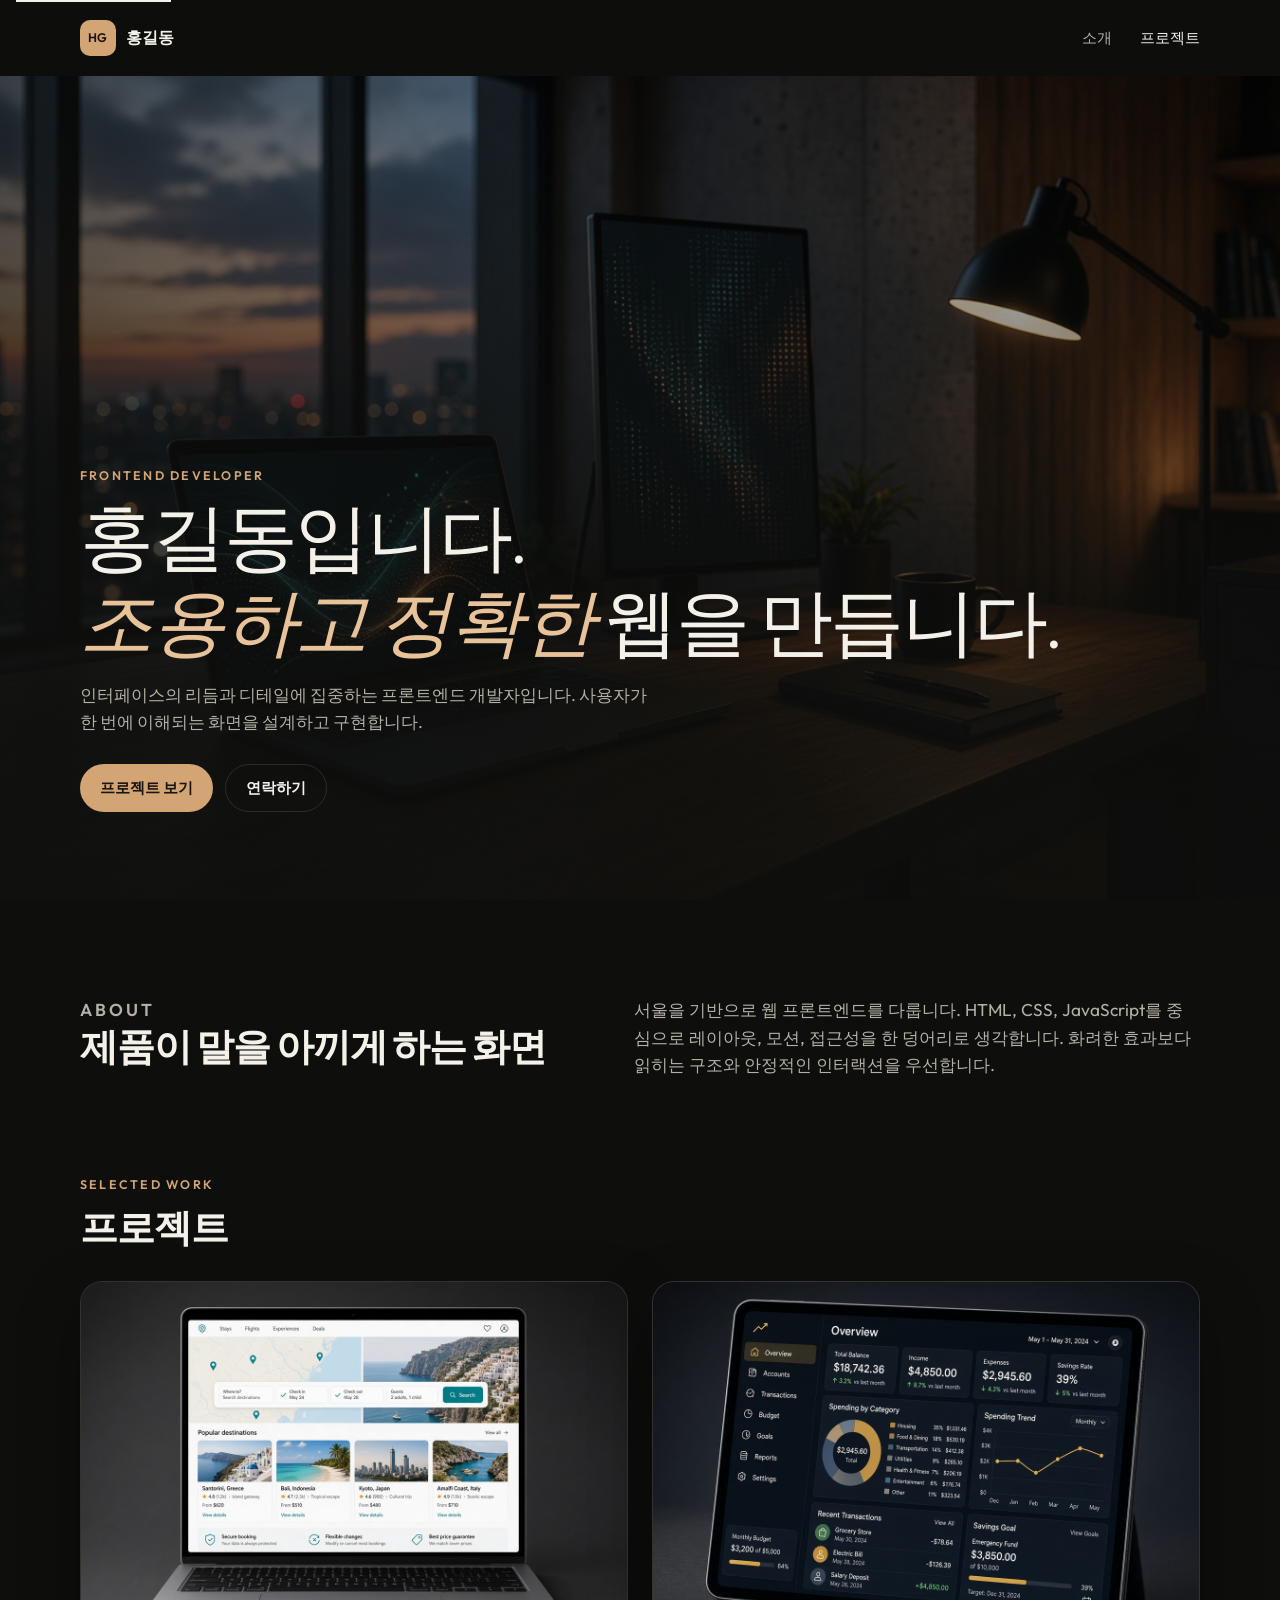
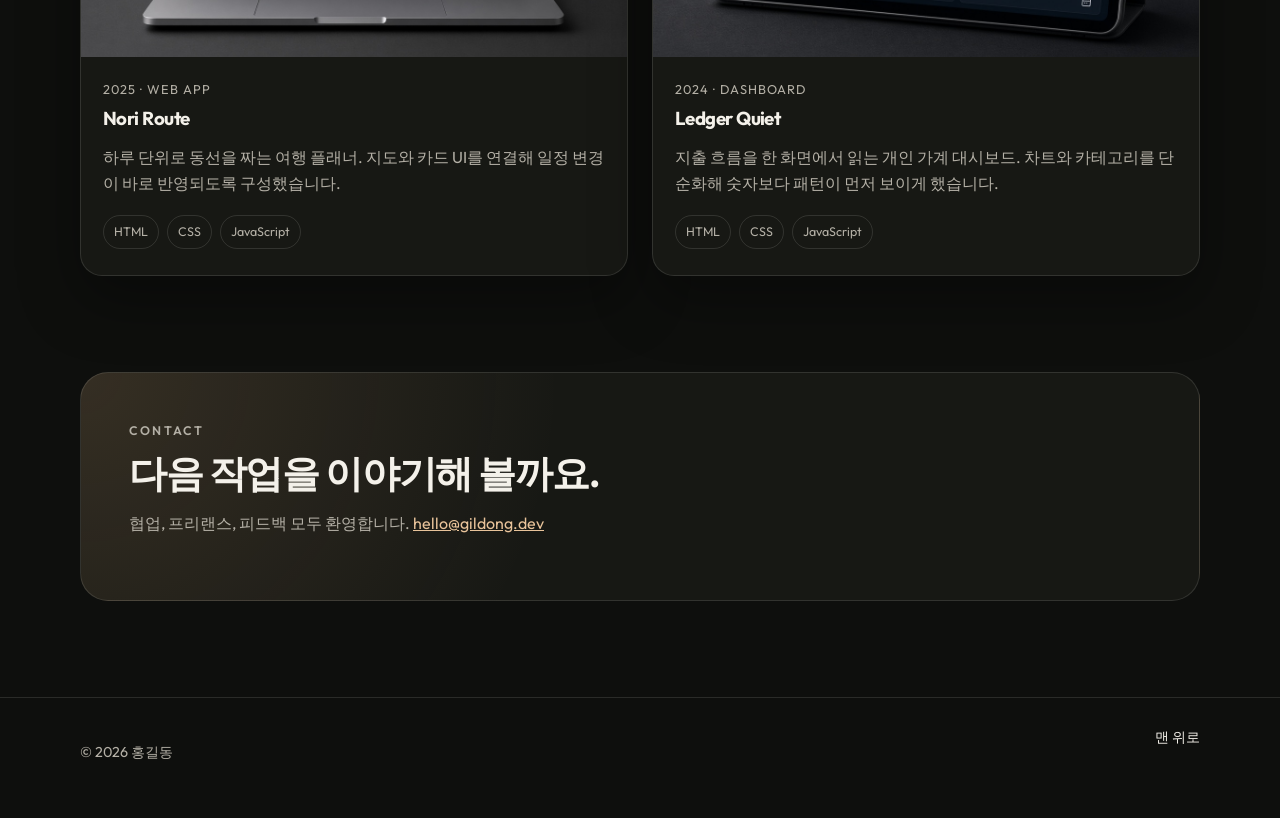
<file: index.html>
<!DOCTYPE html>
<html lang="ko">
  <head>
    <meta charset="UTF-8" />
    <meta name="viewport" content="width=device-width, initial-scale=1.0" />
    <title>킹받는 — Frontend Developer</title>
    <meta
      name="description"
      content="홍길동의 개인 포트폴리오. 웹 인터페이스와 제품 경험을 설계하고 구현합니다."
    />
    <link rel="preconnect" href="https://fonts.googleapis.com" />
    <link rel="preconnect" href="https://fonts.gstatic.com" crossorigin />
    <link
      href="https://fonts.googleapis.com/css2?family=Instrument+Serif:ital@0;1&family=Outfit:wght@400;500;600;700&display=swap"
      rel="stylesheet"
    />
    <link rel="stylesheet" href="css/style.css" />
  </head>
  <body>
    <a class="skip-link" href="#main">본문으로 건너뛰기</a>

    <header class="site-header" id="top">
      <div class="container header-inner">
        <a class="logo" href="#top" aria-label="홍길동 홈">
          <span class="logo-mark" aria-hidden="true">HG</span>
          <span class="logo-text">홍길동</span>
        </a>

        <button
          class="nav-toggle"
          type="button"
          aria-expanded="false"
          aria-controls="site-nav"
        >
          <span class="sr-only">메뉴 열기</span>
          <span class="nav-toggle-bar"></span>
          <span class="nav-toggle-bar"></span>
        </button>

        <nav class="site-nav" id="site-nav" aria-label="주요">
          <ul>
            <li><a href="#about">소개</a></li>
            <li><a href="#projects">프로젝트</a></li>
          </ul>
        </nav>
      </div>
    </header>

    <main id="main">
      <section class="hero" aria-labelledby="hero-title">
        <img
          class="hero-image"
          src="assets/hero.jpg"
          alt="따뜻한 조명이 있는 현대적인 작업 공간과 노트북"
        />
        <div class="hero-overlay"></div>
        <div class="container hero-content">
          <p class="eyebrow">Frontend Developer</p>
          <h1 id="hero-title">
            홍길동입니다.<br />
            <em>조용하고 정확한</em> 웹을 만듭니다.
          </h1>
          <p class="hero-lead">
            인터페이스의 리듬과 디테일에 집중하는 프론트엔드 개발자입니다.
            사용자가 한 번에 이해되는 화면을 설계하고 구현합니다.
          </p>
          <div class="hero-actions">
            <a class="btn btn-primary" href="#projects">프로젝트 보기</a>
            <a class="btn btn-ghost" href="#contact">연락하기</a>
          </div>
        </div>
      </section>

      <section class="about" id="about">
        <div class="container about-grid">
          <div>
            <p class="eyebrow">About</p>
            <h2>제품이 말을 아끼게 하는 화면</h2>
          </div>
          <p>
            서울을 기반으로 웹 프론트엔드를 다룹니다. HTML, CSS, JavaScript를
            중심으로 레이아웃, 모션, 접근성을 한 덩어리로 생각합니다. 화려한
            효과보다 읽히는 구조와 안정적인 인터랙션을 우선합니다.
          </p>
        </div>
      </section>

      <section class="projects" id="projects">
        <div class="container">
          <div class="section-head">
            <p class="eyebrow">Selected Work</p>
            <h2>프로젝트</h2>
          </div>

          <div class="project-grid">
            <a class="project-card" href="project-nori.html">
              <div class="project-thumb">
                <img
                  src="assets/project-travel.jpg"
                  alt="여행 일정 앱 화면이 표시된 노트북"
                />
              </div>
              <div class="project-body">
                <p class="project-meta">2025 · Web App</p>
                <h3>Nori Route</h3>
                <p>
                  하루 단위로 동선을 짜는 여행 플래너. 지도와 카드 UI를
                  연결해 일정 변경이 바로 반영되도록 구성했습니다.
                </p>
                <ul class="tags">
                  <li>HTML</li>
                  <li>CSS</li>
                  <li>JavaScript</li>
                </ul>
              </div>
            </a>

            <a class="project-card" href="project-ledger.html">
              <div class="project-thumb">
                <img
                  src="assets/project-finance.jpg"
                  alt="가계부 대시보드가 표시된 태블릿"
                />
              </div>
              <div class="project-body">
                <p class="project-meta">2024 · Dashboard</p>
                <h3>Ledger Quiet</h3>
                <p>
                  지출 흐름을 한 화면에서 읽는 개인 가계 대시보드. 차트와
                  카테고리를 단순화해 숫자보다 패턴이 먼저 보이게 했습니다.
                </p>
                <ul class="tags">
                  <li>HTML</li>
                  <li>CSS</li>
                  <li>JavaScript</li>
                </ul>
              </div>
            </a>
          </div>
        </div>
      </section>

      <section class="contact" id="contact">
        <div class="container contact-inner">
          <p class="eyebrow">Contact</p>
          <h2>다음 작업을 이야기해 볼까요.</h2>
          <p>
            협업, 프리랜스, 피드백 모두 환영합니다.
            <a href="mailto:hello@gildong.dev">hello@gildong.dev</a>
          </p>
        </div>
      </section>
    </main>

    <footer class="site-footer">
      <div class="container footer-inner">
        <p>© <span id="year"></span> 홍길동</p>
        <a href="#top">맨 위로</a>
      </div>
    </footer>

    <script src="js/main.js"></script>
  </body>
</html>
</file>
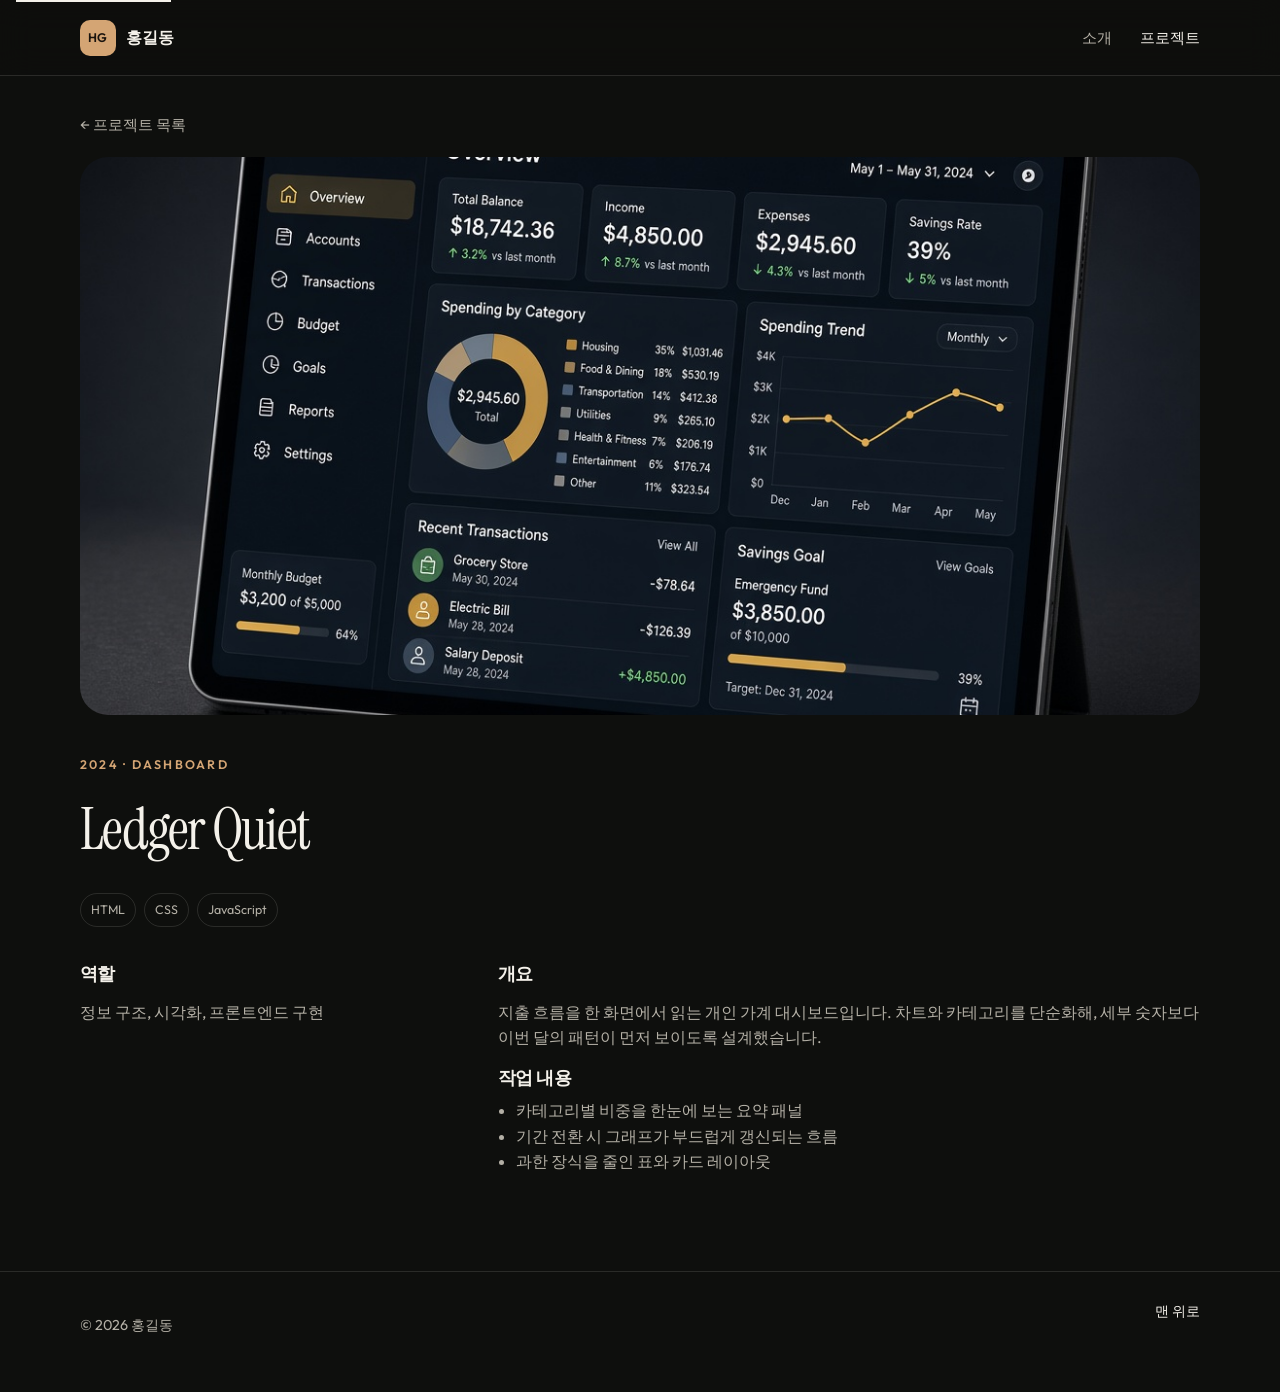
<file: project-ledger.html>
<!DOCTYPE html>
<html lang="ko">
  <head>
    <meta charset="UTF-8" />
    <meta name="viewport" content="width=device-width, initial-scale=1.0" />
    <title>Ledger Quiet — 홍길동</title>
    <link rel="preconnect" href="https://fonts.googleapis.com" />
    <link rel="preconnect" href="https://fonts.gstatic.com" crossorigin />
    <link
      href="https://fonts.googleapis.com/css2?family=Instrument+Serif:ital@0;1&family=Outfit:wght@400;500;600;700&display=swap"
      rel="stylesheet"
    />
    <link rel="stylesheet" href="css/style.css" />
  </head>
  <body class="page-project">
    <a class="skip-link" href="#main">본문으로 건너뛰기</a>

    <header class="site-header is-scrolled" id="top">
      <div class="container header-inner">
        <a class="logo" href="index.html" aria-label="홍길동 홈">
          <span class="logo-mark" aria-hidden="true">HG</span>
          <span class="logo-text">홍길동</span>
        </a>

        <button
          class="nav-toggle"
          type="button"
          aria-expanded="false"
          aria-controls="site-nav"
        >
          <span class="sr-only">메뉴 열기</span>
          <span class="nav-toggle-bar"></span>
          <span class="nav-toggle-bar"></span>
        </button>

        <nav class="site-nav" id="site-nav" aria-label="주요">
          <ul>
            <li><a href="index.html#about">소개</a></li>
            <li><a href="index.html#projects" class="is-active">프로젝트</a></li>
          </ul>
        </nav>
      </div>
    </header>

    <main id="main">
      <div class="container project-hero">
        <a class="back-link" href="index.html#projects">← 프로젝트 목록</a>
        <img
          src="assets/project-finance.jpg"
          alt="가계부 대시보드가 표시된 태블릿"
        />
      </div>

      <article class="project-detail">
        <div class="container">
          <header class="project-detail-head">
            <p class="eyebrow">2024 · Dashboard</p>
            <h1>Ledger Quiet</h1>
            <ul class="tags">
              <li>HTML</li>
              <li>CSS</li>
              <li>JavaScript</li>
            </ul>
          </header>

          <div class="project-copy">
            <div>
              <h2>역할</h2>
              <p>정보 구조, 시각화, 프론트엔드 구현</p>
            </div>
            <div>
              <h2>개요</h2>
              <p>
                지출 흐름을 한 화면에서 읽는 개인 가계 대시보드입니다. 차트와
                카테고리를 단순화해, 세부 숫자보다 이번 달의 패턴이 먼저
                보이도록 설계했습니다.
              </p>
              <h2>작업 내용</h2>
              <ul>
                <li>카테고리별 비중을 한눈에 보는 요약 패널</li>
                <li>기간 전환 시 그래프가 부드럽게 갱신되는 흐름</li>
                <li>과한 장식을 줄인 표와 카드 레이아웃</li>
              </ul>
            </div>
          </div>
        </div>
      </article>
    </main>

    <footer class="site-footer">
      <div class="container footer-inner">
        <p>© <span id="year"></span> 홍길동</p>
        <a href="#top">맨 위로</a>
      </div>
    </footer>

    <script src="js/main.js"></script>
  </body>
</html>
</file>
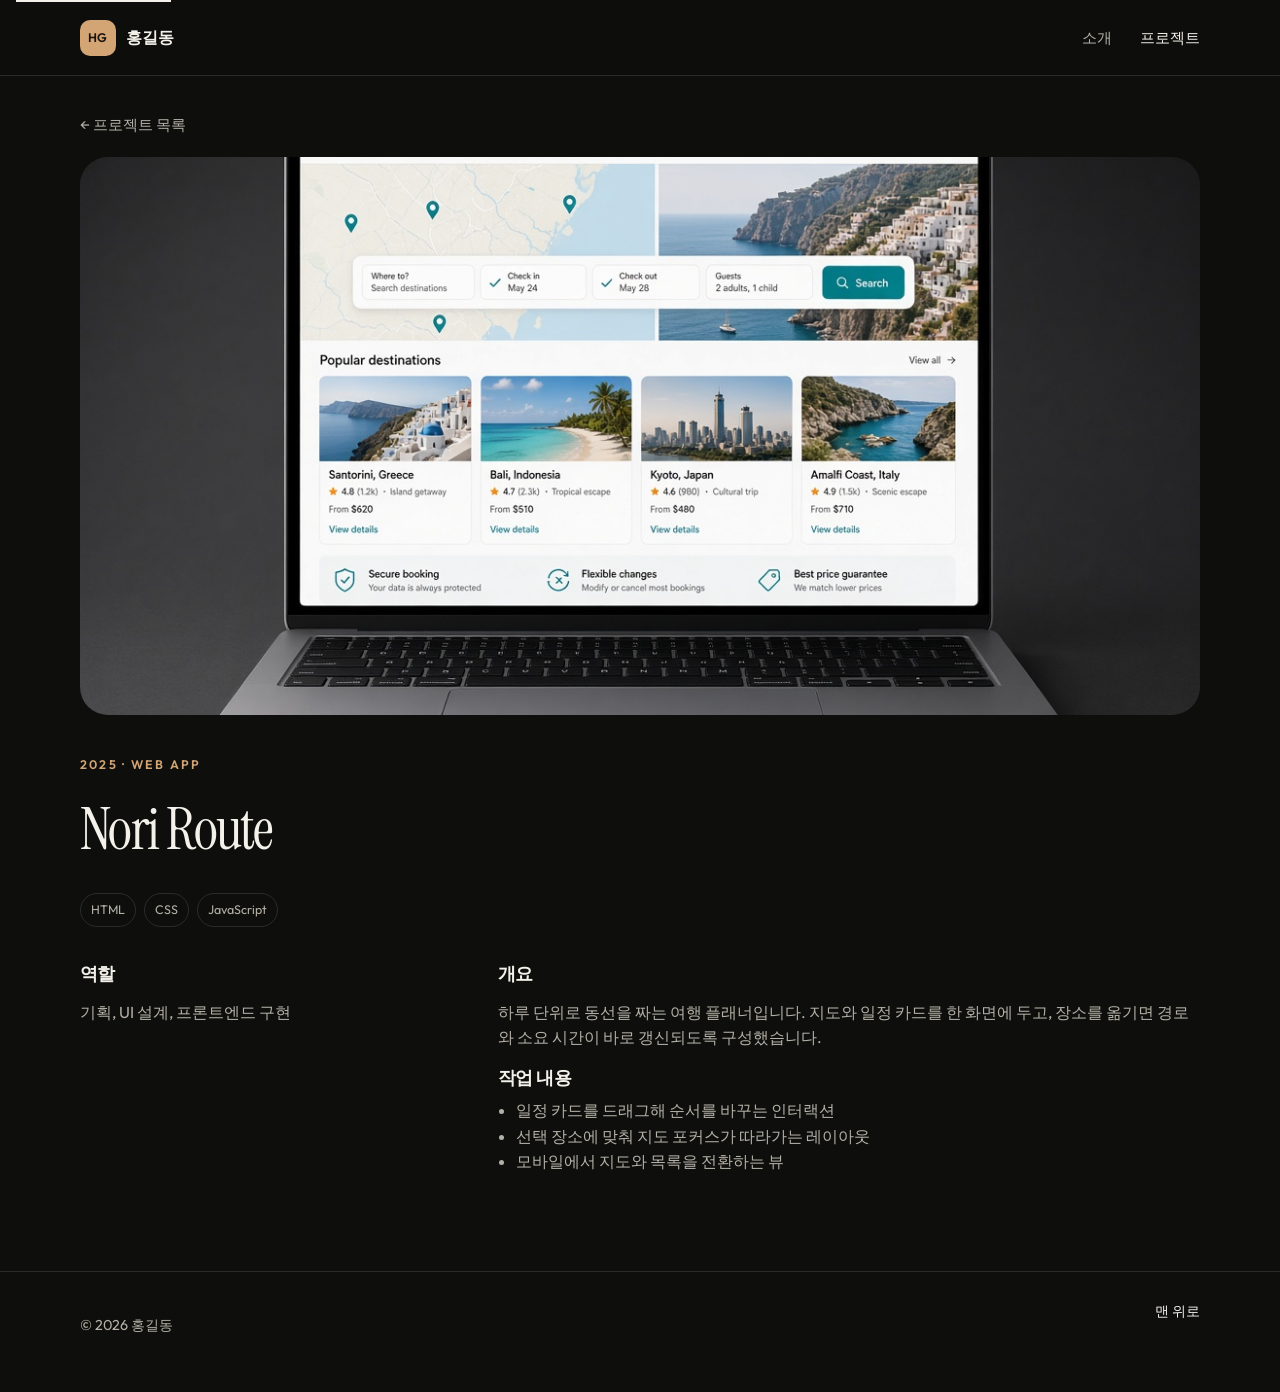
<file: project-nori.html>
<!DOCTYPE html>
<html lang="ko">
  <head>
    <meta charset="UTF-8" />
    <meta name="viewport" content="width=device-width, initial-scale=1.0" />
    <title>Nori Route — 홍길동</title>
    <link rel="preconnect" href="https://fonts.googleapis.com" />
    <link rel="preconnect" href="https://fonts.gstatic.com" crossorigin />
    <link
      href="https://fonts.googleapis.com/css2?family=Instrument+Serif:ital@0;1&family=Outfit:wght@400;500;600;700&display=swap"
      rel="stylesheet"
    />
    <link rel="stylesheet" href="css/style.css" />
  </head>
  <body class="page-project">
    <a class="skip-link" href="#main">본문으로 건너뛰기</a>

    <header class="site-header is-scrolled" id="top">
      <div class="container header-inner">
        <a class="logo" href="index.html" aria-label="홍길동 홈">
          <span class="logo-mark" aria-hidden="true">HG</span>
          <span class="logo-text">홍길동</span>
        </a>

        <button
          class="nav-toggle"
          type="button"
          aria-expanded="false"
          aria-controls="site-nav"
        >
          <span class="sr-only">메뉴 열기</span>
          <span class="nav-toggle-bar"></span>
          <span class="nav-toggle-bar"></span>
        </button>

        <nav class="site-nav" id="site-nav" aria-label="주요">
          <ul>
            <li><a href="index.html#about">소개</a></li>
            <li><a href="index.html#projects" class="is-active">프로젝트</a></li>
          </ul>
        </nav>
      </div>
    </header>

    <main id="main">
      <div class="container project-hero">
        <a class="back-link" href="index.html#projects">← 프로젝트 목록</a>
        <img
          src="assets/project-travel.jpg"
          alt="여행 일정 앱 화면이 표시된 노트북"
        />
      </div>

      <article class="project-detail">
        <div class="container">
          <header class="project-detail-head">
            <p class="eyebrow">2025 · Web App</p>
            <h1>Nori Route</h1>
            <ul class="tags">
              <li>HTML</li>
              <li>CSS</li>
              <li>JavaScript</li>
            </ul>
          </header>

          <div class="project-copy">
            <div>
              <h2>역할</h2>
              <p>기획, UI 설계, 프론트엔드 구현</p>
            </div>
            <div>
              <h2>개요</h2>
              <p>
                하루 단위로 동선을 짜는 여행 플래너입니다. 지도와 일정 카드를
                한 화면에 두고, 장소를 옮기면 경로와 소요 시간이 바로
                갱신되도록 구성했습니다.
              </p>
              <h2>작업 내용</h2>
              <ul>
                <li>일정 카드를 드래그해 순서를 바꾸는 인터랙션</li>
                <li>선택 장소에 맞춰 지도 포커스가 따라가는 레이아웃</li>
                <li>모바일에서 지도와 목록을 전환하는 뷰</li>
              </ul>
            </div>
          </div>
        </div>
      </article>
    </main>

    <footer class="site-footer">
      <div class="container footer-inner">
        <p>© <span id="year"></span> 홍길동</p>
        <a href="#top">맨 위로</a>
      </div>
    </footer>

    <script src="js/main.js"></script>
  </body>
</html>
</file>
<file: css/style.css>
:root {
  --bg: #0e0f0d;
  --bg-elevated: #171814;
  --ink: #f4f1ea;
  --muted: #b4b0a6;
  --line: rgba(244, 241, 234, 0.12);
  --accent: #d4a574;
  --accent-strong: #e8c39a;
  --shadow: 0 24px 60px rgba(0, 0, 0, 0.35);
  --radius: 22px;
  --header-h: 76px;
  --font: "Outfit", "Apple SD Gothic Neo", "Noto Sans KR", sans-serif;
  --serif: "Instrument Serif", "Times New Roman", serif;
}

*,
*::before,
*::after {
  box-sizing: border-box;
}

html {
  scroll-behavior: smooth;
}

body {
  margin: 0;
  font-family: var(--font);
  color: var(--ink);
  background: var(--bg);
  line-height: 1.6;
}

img {
  max-width: 100%;
  display: block;
}

a {
  color: inherit;
}

.sr-only {
  position: absolute;
  width: 1px;
  height: 1px;
  padding: 0;
  margin: -1px;
  overflow: hidden;
  clip: rect(0, 0, 0, 0);
  white-space: nowrap;
  border: 0;
}

.skip-link {
  position: absolute;
  left: 16px;
  top: -40px;
  z-index: 100;
  padding: 8px 12px;
  background: var(--ink);
  color: var(--bg);
  text-decoration: none;
}

.skip-link:focus {
  top: 12px;
}

.container {
  width: min(1120px, calc(100% - 40px));
  margin-inline: auto;
}

.eyebrow {
  margin: 0 0 10px;
  font-size: 0.78rem;
  letter-spacing: 0.18em;
  text-transform: uppercase;
  color: var(--accent);
  font-weight: 600;
}

h1,
h2,
h3 {
  margin: 0;
  line-height: 1.15;
  letter-spacing: -0.03em;
}

h1 {
  font-family: var(--serif);
  font-size: clamp(2.4rem, 6vw, 4.6rem);
  font-weight: 400;
}

h1 em {
  font-style: italic;
  color: var(--accent-strong);
}

h2 {
  font-size: clamp(1.7rem, 3vw, 2.4rem);
}

.site-header {
  position: sticky;
  top: 0;
  z-index: 50;
  height: var(--header-h);
  backdrop-filter: blur(16px);
  background: rgba(14, 15, 13, 0.72);
  border-bottom: 1px solid transparent;
  transition: border-color 0.25s ease, background 0.25s ease;
}

.site-header.is-scrolled {
  border-bottom-color: var(--line);
  background: rgba(14, 15, 13, 0.9);
}

.header-inner {
  height: 100%;
  display: flex;
  align-items: center;
  justify-content: space-between;
}

.logo {
  display: flex;
  align-items: center;
  gap: 10px;
  text-decoration: none;
  font-weight: 600;
}

.logo-mark {
  width: 36px;
  height: 36px;
  display: grid;
  place-items: center;
  border-radius: 10px;
  background: var(--accent);
  color: #1a140e;
  font-size: 0.78rem;
  letter-spacing: 0.04em;
}

.logo-text {
  font-size: 1.02rem;
}

.site-nav ul {
  display: flex;
  gap: 28px;
  margin: 0;
  padding: 0;
  list-style: none;
}

.site-nav a {
  text-decoration: none;
  color: var(--muted);
  font-size: 0.95rem;
  font-weight: 500;
}

.site-nav a:hover,
.site-nav a.is-active {
  color: var(--ink);
}

.nav-toggle {
  display: none;
  width: 42px;
  height: 42px;
  border: 1px solid var(--line);
  border-radius: 12px;
  background: transparent;
  padding: 0;
  cursor: pointer;
}

.nav-toggle-bar {
  display: block;
  width: 16px;
  height: 1.5px;
  margin: 5px auto;
  background: var(--ink);
}

.hero {
  position: relative;
  min-height: calc(100vh - var(--header-h));
  display: grid;
  align-items: end;
  overflow: hidden;
}

.hero-image {
  position: absolute;
  inset: 0;
  width: 100%;
  height: 100%;
  object-fit: cover;
}

.hero-overlay {
  position: absolute;
  inset: 0;
  background:
    linear-gradient(180deg, rgba(14, 15, 13, 0.15) 0%, rgba(14, 15, 13, 0.88) 78%),
    linear-gradient(90deg, rgba(14, 15, 13, 0.55), transparent 55%);
}

.hero-content {
  position: relative;
  z-index: 1;
  padding: 72px 0 88px;
}

.hero-lead {
  max-width: 36rem;
  color: var(--muted);
  font-size: 1.05rem;
}

.hero-actions {
  display: flex;
  flex-wrap: wrap;
  gap: 12px;
  margin-top: 28px;
}

.btn {
  display: inline-flex;
  align-items: center;
  justify-content: center;
  min-height: 48px;
  padding: 0 20px;
  border-radius: 999px;
  text-decoration: none;
  font-weight: 600;
  font-size: 0.95rem;
}

.btn-primary {
  background: var(--accent);
  color: #1a140e;
}

.btn-ghost {
  border: 1px solid var(--line);
  color: var(--ink);
}

.about {
  padding: 96px 0 40px;
}

.about-grid {
  display: grid;
  grid-template-columns: 1fr 1.1fr;
  gap: 40px;
  align-items: start;
}

.about p {
  margin: 0;
  color: var(--muted);
  font-size: 1.08rem;
}

.projects {
  padding: 56px 0 96px;
}

.section-head {
  margin-bottom: 32px;
}

.project-grid {
  display: grid;
  grid-template-columns: 1fr 1fr;
  gap: 24px;
}

.project-card {
  display: block;
  overflow: hidden;
  border: 1px solid var(--line);
  border-radius: var(--radius);
  background: var(--bg-elevated);
  box-shadow: var(--shadow);
  text-decoration: none;
  color: inherit;
  transform: translateY(0);
  transition: transform 0.35s ease, border-color 0.35s ease;
}

.project-card:hover {
  transform: translateY(-6px);
  border-color: rgba(212, 165, 116, 0.4);
}

.project-thumb {
  aspect-ratio: 16 / 11;
  overflow: hidden;
}

.project-thumb img {
  width: 100%;
  height: 100%;
  object-fit: cover;
  transition: transform 0.5s ease;
}

.project-card:hover .project-thumb img {
  transform: scale(1.04);
}

.project-body {
  padding: 22px 22px 26px;
}

.project-meta {
  margin: 0 0 8px;
  color: var(--accent);
  font-size: 0.8rem;
  letter-spacing: 0.08em;
  text-transform: uppercase;
}

.project-body p {
  color: var(--muted);
}

.tags {
  display: flex;
  flex-wrap: wrap;
  gap: 8px;
  margin: 18px 0 0;
  padding: 0;
  list-style: none;
}

.tags li {
  padding: 6px 10px;
  border: 1px solid var(--line);
  border-radius: 999px;
  font-size: 0.78rem;
  color: var(--muted);
}

.contact {
  padding: 0 0 96px;
}

.contact-inner {
  padding: 48px;
  border-radius: 28px;
  border: 1px solid var(--line);
  background:
    radial-gradient(circle at 0% 0%, rgba(212, 165, 116, 0.16), transparent 42%),
    var(--bg-elevated);
}

.contact p {
  max-width: 36rem;
  color: var(--muted);
}

.contact a {
  color: var(--accent-strong);
}

.site-footer {
  border-top: 1px solid var(--line);
  padding: 28px 0 40px;
  color: var(--muted);
  font-size: 0.9rem;
}

.footer-inner {
  display: flex;
  justify-content: space-between;
  gap: 16px;
}

.site-footer a {
  color: var(--ink);
  text-decoration: none;
}

@media (max-width: 840px) {
  .about-grid,
  .project-grid {
    grid-template-columns: 1fr;
  }

  .nav-toggle {
    display: block;
  }

  .site-nav {
    position: absolute;
    top: var(--header-h);
    left: 0;
    right: 0;
    display: none;
    padding: 12px 20px 24px;
    background: rgba(14, 15, 13, 0.96);
    border-bottom: 1px solid var(--line);
  }

  .site-nav.is-open {
    display: block;
  }

  .site-nav ul {
    flex-direction: column;
    gap: 14px;
  }

  .contact-inner {
    padding: 28px;
  }
}

.page-project .site-header {
  border-bottom-color: var(--line);
}

.project-hero {
  padding: 36px 0 0;
}

.project-hero img {
  width: 100%;
  height: min(62vh, 560px);
  object-fit: cover;
  border-radius: 28px;
}

.project-detail {
  padding: 40px 0 96px;
}

.project-detail-head {
  display: grid;
  gap: 12px;
  margin-bottom: 36px;
}

.project-detail-head h1 {
  font-size: clamp(2.2rem, 5vw, 3.6rem);
}

.project-copy {
  display: grid;
  grid-template-columns: 0.7fr 1.3fr;
  gap: 40px;
}

.project-copy h2 {
  font-size: 1.15rem;
  margin-bottom: 10px;
}

.project-copy p,
.project-copy li {
  color: var(--muted);
}

.project-copy ul {
  margin: 0;
  padding-left: 1.15rem;
}

.back-link {
  display: inline-flex;
  margin-bottom: 20px;
  color: var(--muted);
  text-decoration: none;
  font-size: 0.92rem;
}

.back-link:hover {
  color: var(--ink);
}

@media (max-width: 840px) {
  .project-copy {
    grid-template-columns: 1fr;
  }
}

@media (prefers-reduced-motion: reduce) {
  html {
    scroll-behavior: auto;
  }

  .project-card,
  .project-thumb img {
    transition: none;
  }
}
</file>
